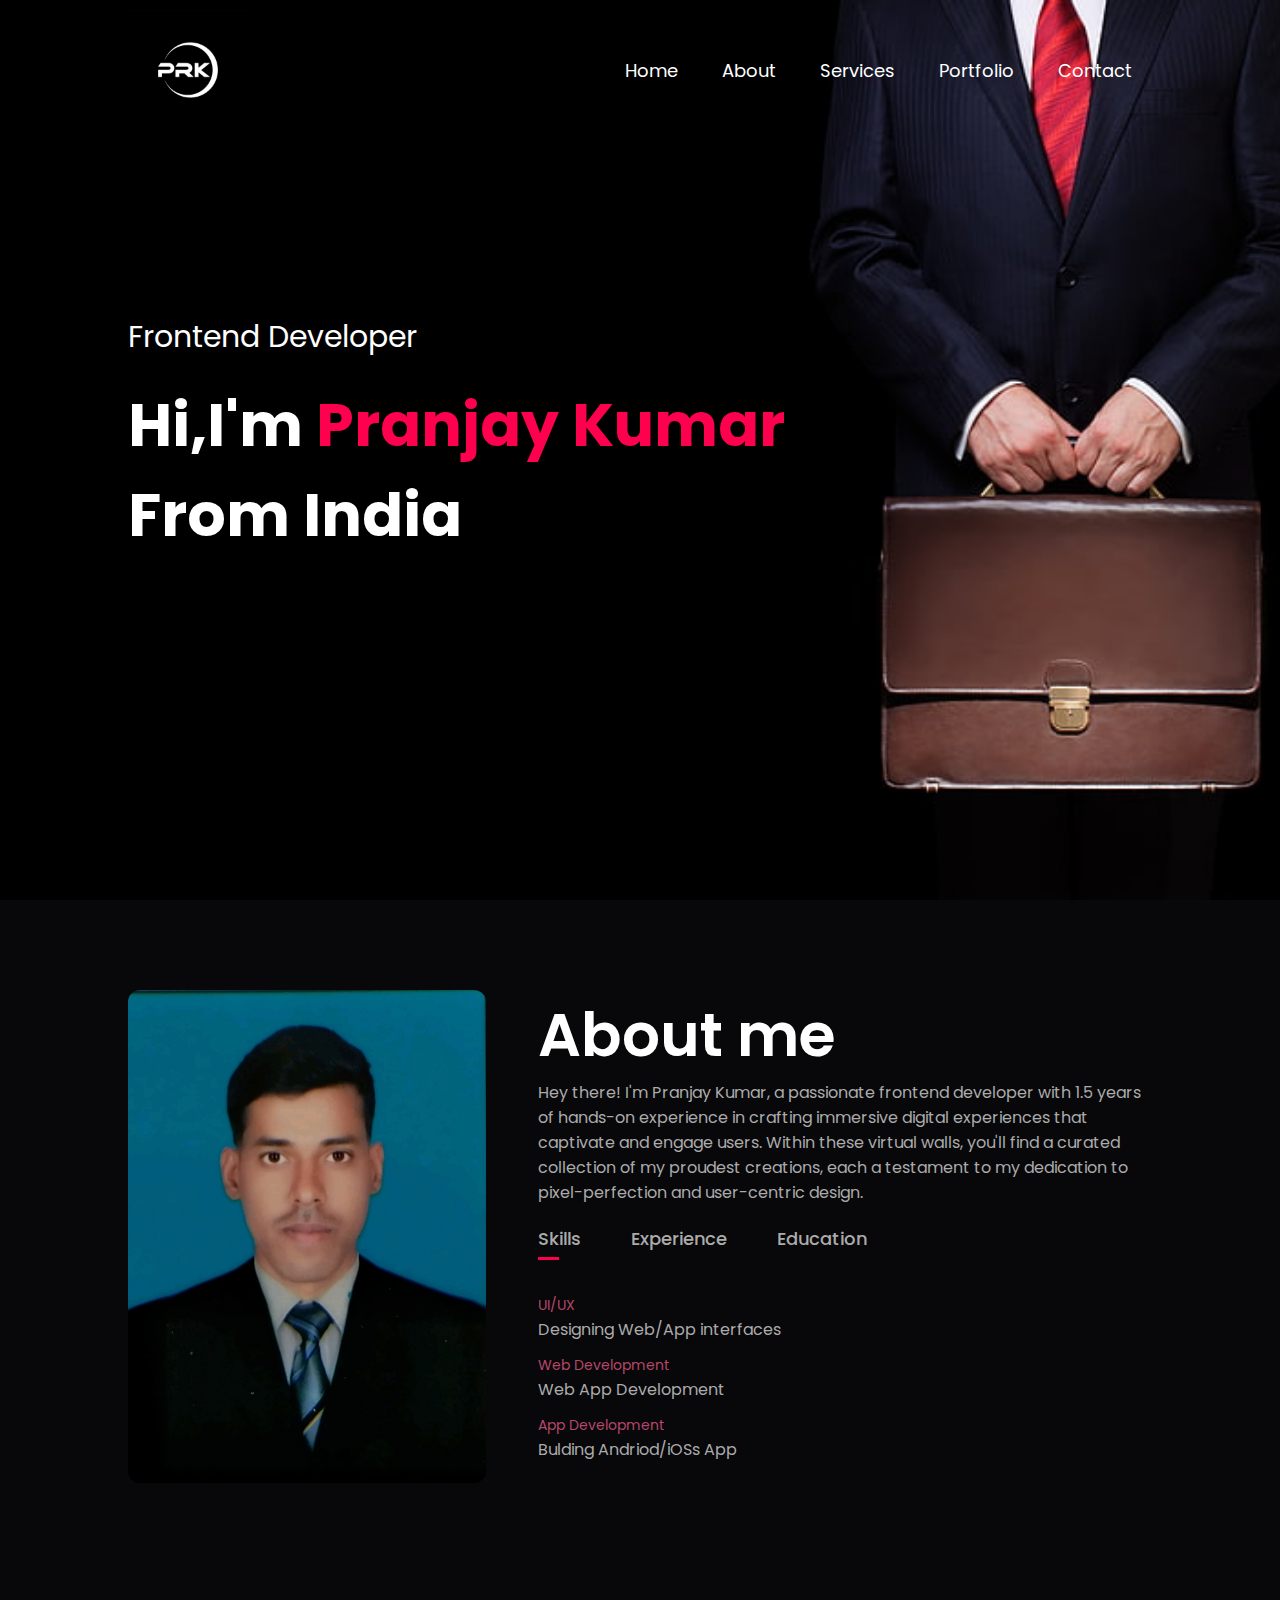
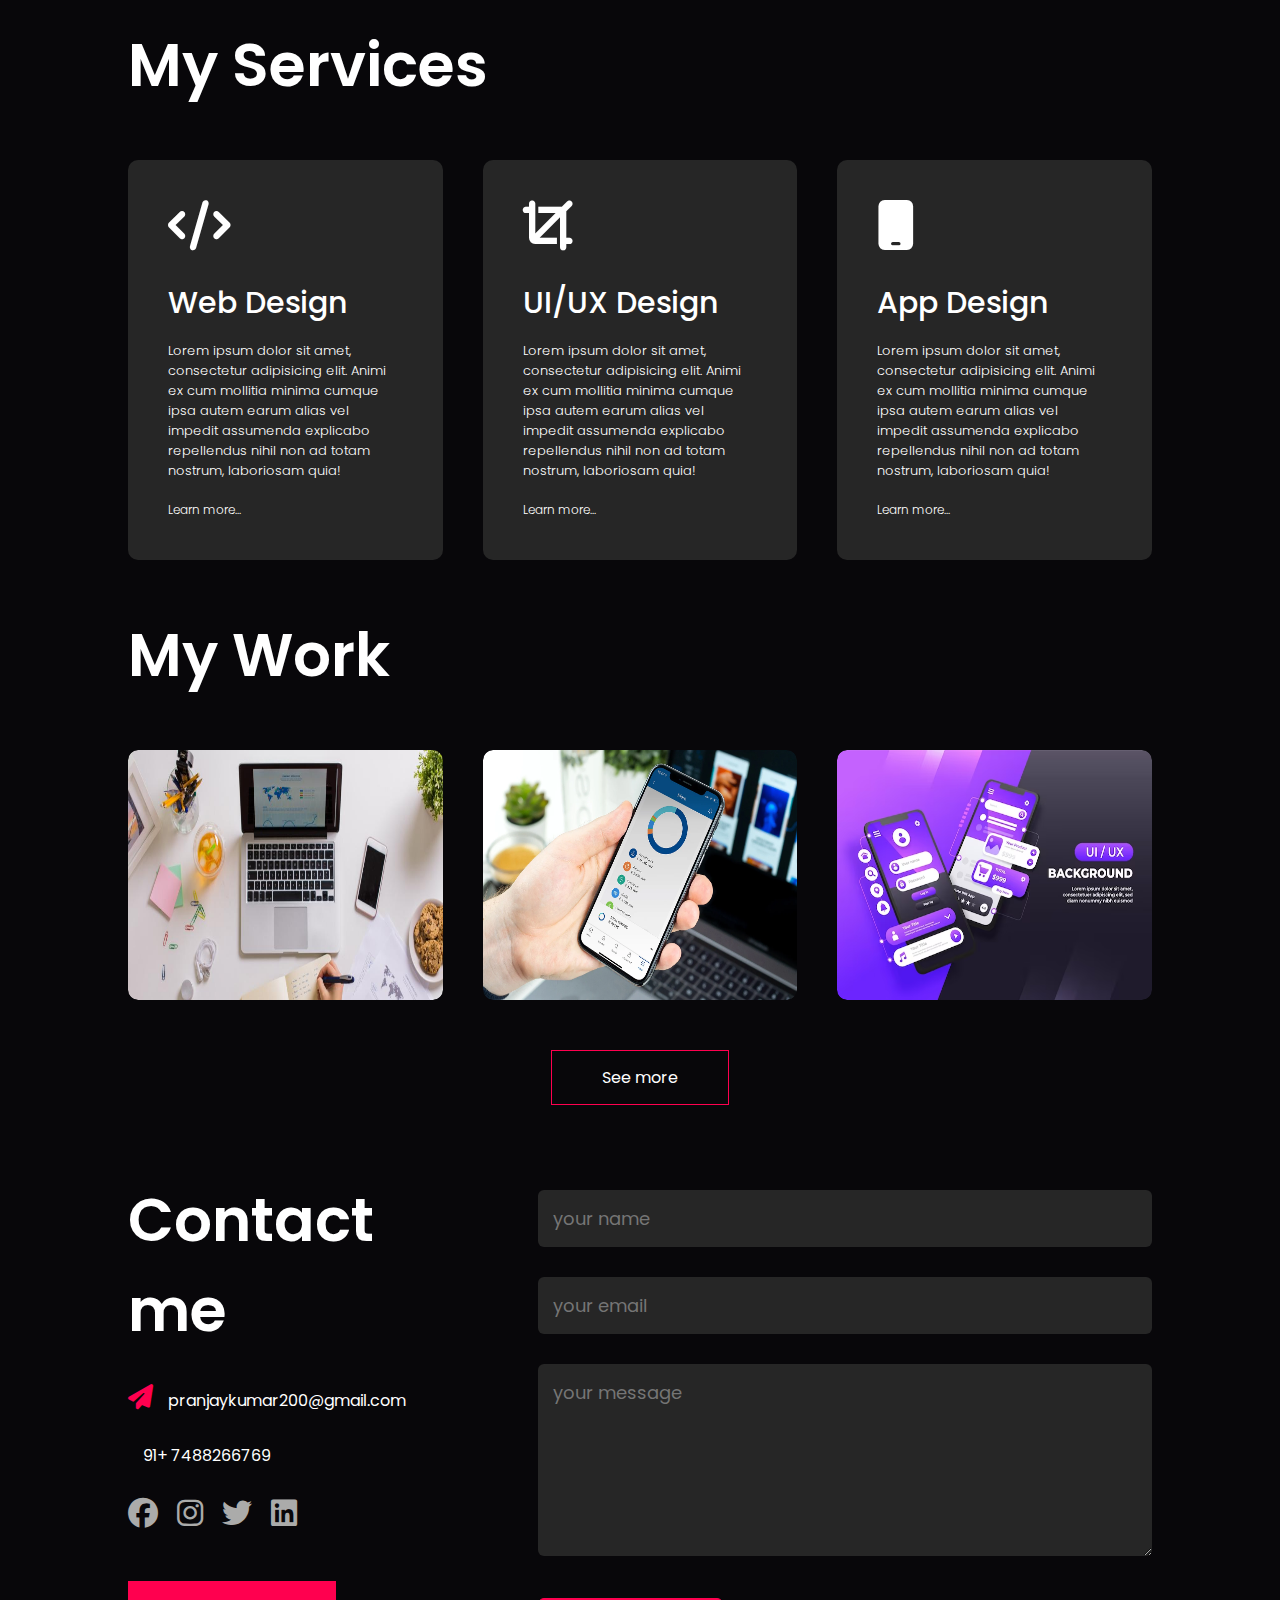
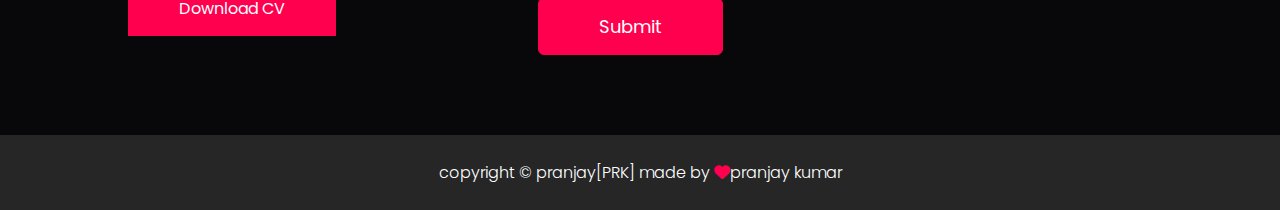
<file: my_Portfolio_Website/index.html>
<!DOCTYPE html>
<html lang="en">
<head>
    <meta charset="UTF-8">
    <meta http-equiv="X-UA-Compatible" content="IE=edge">
    <meta name="viewport" content="width=device-width, initial-scale=1.0">
    <title>My_Portfolio_Website</title>
    <link rel="stylesheet" href="style.css">
    <script src="app.js"></script>
    <link rel="stylesheet" href="https://cdnjs.cloudflare.com/ajax/libs/font-awesome/6.4.0/css/all.min.css"/>
</head>
<body>
    <div class="header" id="headerId">
        <div class="container">
            <nav>
                <img src="logo.jpg" alt="" width="65px" class="logo">
                <ul id="sidemenu">
                    <li><a href="#">Home</a></li>
                    <li><a href="#">About</a></li>
                    <li><a href="#">Services</a></li>
                    <li><a href="#">Portfolio</a></li>
                    <li><a href="#">Contact</a></li>
                    <i class="fas fa-times" onclick="closemenu()"></i>
                </ul>
                <i class="fas fa-bars" onclick="openmenu()"></i>
            </nav>
            <div class="header-text">
                <p>Frontend Developer</p>
                <h1>Hi,I'm <span>Pranjay Kumar </span><br/> From India</h1>
            </div>
        </div>
    </div>
    <!-- --------------------------About--------------------------------------- -->
    <div class="about">
        <div class="container">
            <div class="row">
                <div class="about-col-1">
                    <img src="Pranjay.png" alt="">
                </div>
                <div class="about-col-2">
                    <h1 class="sub-title">About me</h1>
                    <p>Hey there! I'm Pranjay Kumar, a passionate frontend developer with 1.5 years of hands-on experience in crafting immersive digital experiences that captivate and engage users. Within these virtual walls, you'll find a curated collection of my proudest creations, each a testament to my dedication to pixel-perfection and user-centric design.</p>
                    <div class="tab-titles">
                        <p class="tab-links active-link" onclick="openTab('skills')">Skills</p>
                        <p class="tab-links" onclick="openTab('experience')">Experience</p>
                        <p class="tab-links" onclick="openTab('education')">Education</p>
                    </div> 
                    <div class="tab-contents active-tab" id="skills">
                        <ul>
                            <li><span>UI/UX</span><br/>Designing Web/App interfaces</li>
                            <li><span>Web Development</span><br/>Web App Development</li>
                            <li><span>App Development</span><br/>Bulding Andriod/iOSs App</li>
                        </ul>
                    </div>
                    <div class="tab-contents" id="experience">
                        <ul>
                            <li><span>UI/Frontend Developer</span><br/>At PiLog India,Hyderbad.</li>
                        </ul>
                    </div>
                    <div class="tab-contents" id="education">
                        <ul>
                            <li><span>2022</span><br/>Full stack web development from Naresh IT Hyderabad</li>
                            <li><span>2016-2021</span><br/>BCA From MMHA&P University,Patna.</li>
                            <li><span>2019-2021</span><br/>MCA From KK University,Nalanda(Bihar).</li>
                        </ul>
                    </div>   
                </div>
            </div>
        </div>
    </div>
    
    <!-- ----------------------------------------services----------------------------------------- -->

    <div id="services">
        <div class="container">
            <h1 class="sub-title">My Services</h1>
            <div class="services-list">
                <div>
                    <i class="fa fa-code" aria-hidden="true"></i>
                    <h2>Web Design</h2>
                    <p>Lorem ipsum dolor sit amet, consectetur adipisicing elit.
                         Animi ex cum mollitia minima cumque ipsa autem earum alias vel impedit assumenda explicabo repellendus nihil non ad totam nostrum,
                         laboriosam quia!
                    </p>
                    <a href="#">Learn more...</a>
                </div>
                <div>
                    <i class="fa fa-crop" aria-hidden="true"></i>
                    <h2>UI/UX Design</h2>
                    <p>Lorem ipsum dolor sit amet, consectetur adipisicing elit.
                         Animi ex cum mollitia minima cumque ipsa autem earum alias vel impedit assumenda explicabo repellendus nihil non ad totam nostrum,
                         laboriosam quia!
                    </p>
                    <a href="#">Learn more...</a>
                </div>
                <div>
                    <i class="fa fa-mobile" aria-hidden="true"></i>
                    <h2>App Design</h2>
                    <p>Lorem ipsum dolor sit amet, consectetur adipisicing elit.
                         Animi ex cum mollitia minima cumque ipsa autem earum alias vel impedit assumenda explicabo repellendus nihil non ad totam nostrum,
                         laboriosam quia!
                    </p>
                    <a href="#">Learn more...</a>
                </div>
            </div>
        </div>
    </div>

<!-- ---------------------------------------Portfolio----------------------------------------------------- -->

    <div id="portfoli">
        <div class="container">
            <h1 class="sub-title">My Work</h1>
            <div class="work-list">
                <div class="work">
                    <img src="work-1.jpg" alt="">
                    <div class="layer">
                        <h3>Web App Design</h3>
                        <p>Lorem ipsum dolor, sit amet consectetur adipisicing elit. 
                        Iste dolorum nobis in sit! Cum quod molestias.</p>
                        <a href="#"><i class="fa fa-external-link" aria-hidden="true"></i></a>
                    </div>
                </div>
                <div class="work">
                    <img src="work-2.webp" alt="">
                    <div class="layer">
                        <h3>Website And Mobile App</h3>
                        <p>Lorem ipsum dolor, sit amet consectetur adipisicing elit. 
                        Iste dolorum nobis in sit! Cum quod molestias.</p>
                        <a href="#"><i class="fa fa-external-link" aria-hidden="true"></i></a>
                    </div>
                </div>
                <div class="work">
                    <img src="work-3.avif" alt="">
                    <div class="layer">
                        <h3>UI/UX Desigining</h3>
                        <p>Lorem ipsum dolor, sit amet consectetur adipisicing elit. 
                        Iste dolorum nobis in sit! Cum quod molestias.</p>
                        <a href="#"><i class="fa fa-external-link" aria-hidden="true"></i></a>
                    </div>
                </div>
            </div>
            <a href="#" class="btn">See more</a>
        </div>
    </div>

    <!-- --------------------------------------Contact------------------------------------ -->

        <div id="contact">
            <div class="container">
                <div class="row">
                    <div class="contact-left">
                        <h1 class="sub-title">Contact me</h1>
                        <p><i class="fas fa-paper-plane"></i>pranjaykumar200@gmail.com</p>
                        <p><i class="fas fa-paper-call"></i>91+ 7488266769</p>
                        <div class="social-icon">
                            <a href="#"><i class="fab fa-facebook"></i></a>
                            <a href="#"><i class="fab fa-instagram"></i></a>
                            <a href="#"><i class="fab fa-twitter"></i></a>
                            <a href="#"><i class="fab fa-linkedin"></i></a>
                        </div>
                        <a href="resume.pdf" download class="btn btn2">Download CV</a>
                    </div>
                    <div class="contact-right">
                        <form>
                            <input type="text" name="Name" placeholder="your name" required>
                            <input type="email" name="email" placeholder="your email" required>
                            <textarea name="message" placeholder="your message" rows="6"></textarea>
                            <button class="btn btn2">Submit</button>
                        </form>
                    </div>
                </div>
            </div>
            <div class="copyright">
                <p>copyright &copy; pranjay[PRK] made by <i class="fas fa-heart"></i>pranjay kumar</p>
            </div>
        </div>
    <script src="app.js"></script>
</body>
</html>
</file>
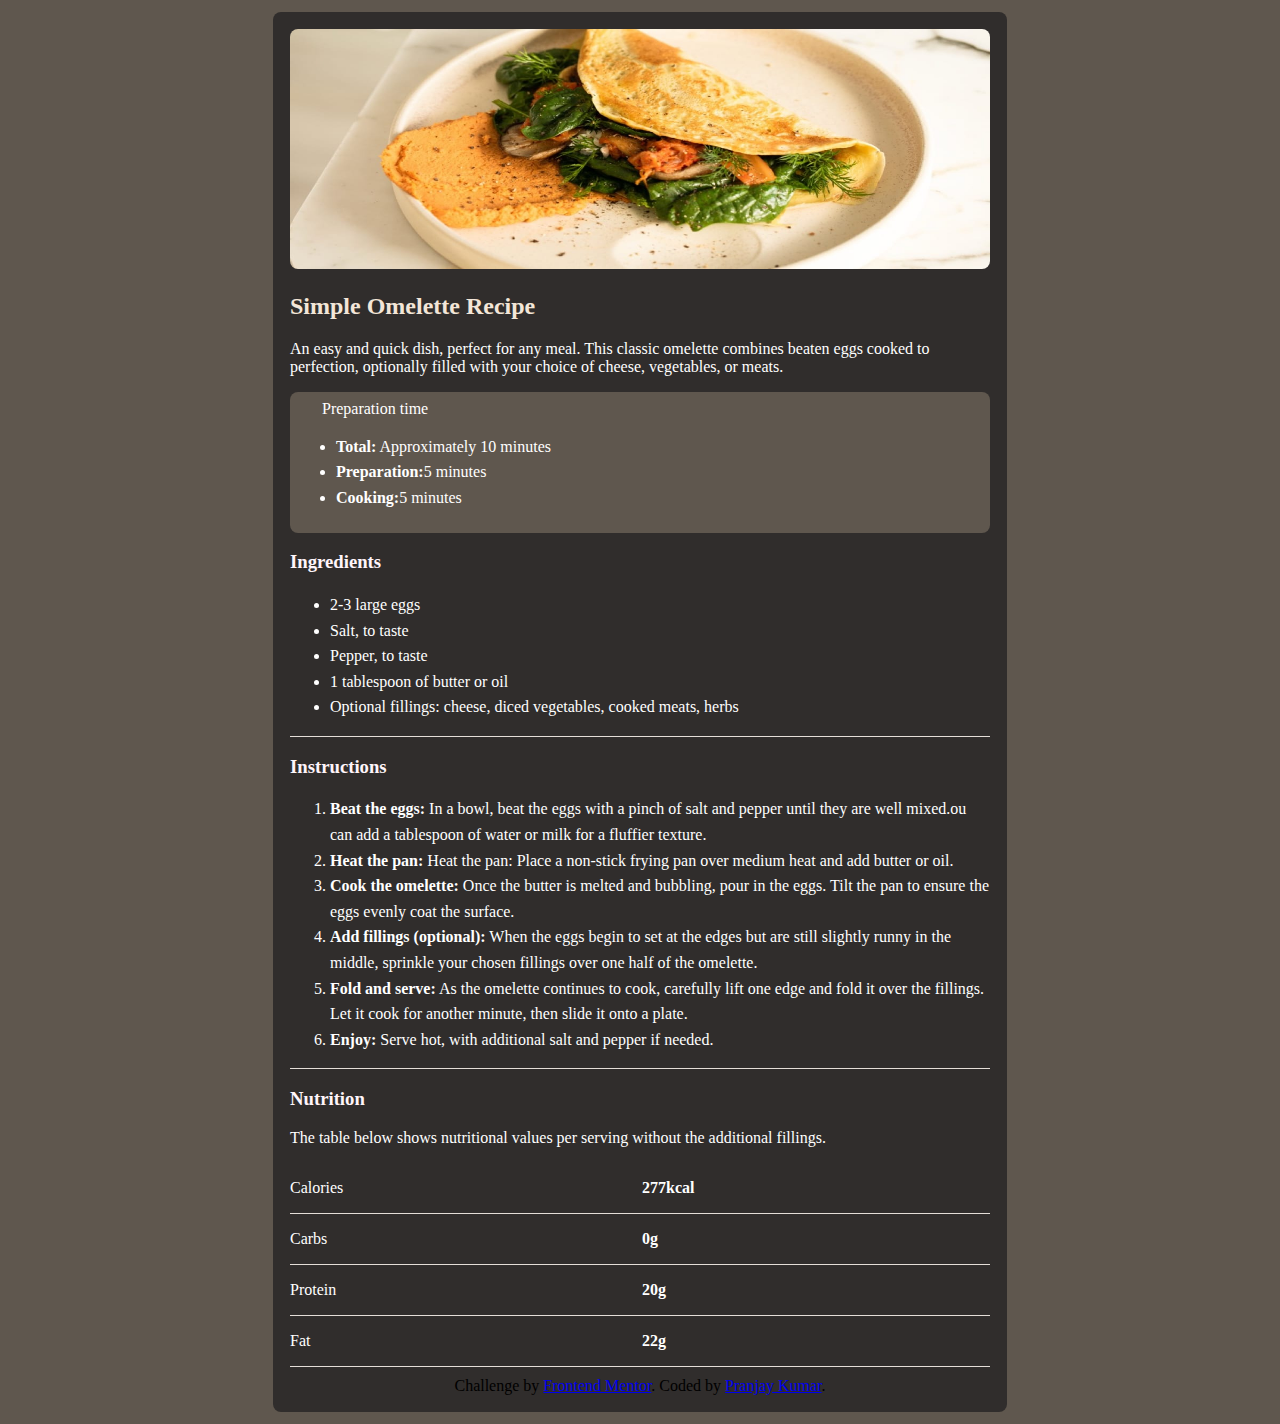
<file: recipe-page-main/index.html>
<!DOCTYPE html>
<html lang="en">
<head>
  <meta charset="UTF-8">
  <meta name="viewport" content="width=device-width, initial-scale=1.0"> <!-- displays site properly based on user's device -->

  <link rel="icon" type="image/png" sizes="32x32" href="./assets/images/favicon-32x32.png">
  
  <title>Frontend Mentor | Recipe page</title>
  <!-- <link rel="stylesheet" href="recipeStyle.css"> -->
  <link rel="stylesheet" href="../dark.css">
</head>
<body>
  <div class="recipeMainPageWrapper">
    <!-- this section is related to top image and it's heading -->
    <div class="sectionOne">
      <div class="mainImg">
        <img src="../recipe-page-main/assets/images/image-omelette.jpeg" alt="">
      </div>
      <div class="mainTitle">
        <h2>Simple Omelette Recipe</h2>
        <p class="titleDisc">An easy and quick dish, perfect for any meal. This classic omelette combines beaten eggs cooked 
          to perfection, optionally filled with your choice of cheese, vegetables, or meats.</p>
      </div>
    </div>
    <!-- this section is related to prepration time  -->
    <div class="sectionTwo">
      <div class="secTwoTitle">Preparation time</div>
      <ul>
        <li><span>Total:</span> Approximately 10 minutes</li>
        <li><span>Preparation:</span>5 minutes</li>
        <li><span>Cooking:</span>5 minutes</li>
      </ul>
    </div>
    <!-- this section is for ingredients -->
    <div class="sectionThree">
      <h3>Ingredients</h3>
      <ul>
        <li>2-3 large eggs</li>
        <li>Salt, to taste</li>
        <li>Pepper, to taste</li>
        <li>1 tablespoon of butter or oil</li>
        <li>Optional fillings: cheese, diced vegetables, cooked meats, herbs</li>
      </ul>
    </div>
    <!-- =====================instructions============================= -->
    <div class="sectionFour">
      <h3>Instructions</h3>
      <ol>
        <li><span>Beat the eggs:</span> In a bowl, beat the eggs with a pinch of salt and pepper until they are well mixed.ou can add a tablespoon of water or milk for a fluffier texture.</li>
        <li><span>Heat the pan:</span> Heat the pan: Place a non-stick frying pan over medium heat and add butter or oil.</li>
        <li><span>Cook the omelette:</span> Once the butter is melted and bubbling, pour in the eggs. Tilt the pan to ensure 
          the eggs evenly coat the surface.
        </li>
        <li><span>Add fillings (optional):</span> When the eggs begin to set at the edges but are still slightly runny in the 
          middle, sprinkle your chosen fillings over one half of the omelette.
        </li>
        <li><span>Fold and serve:</span> As the omelette continues to cook, carefully lift one edge and fold it over the 
          fillings. Let it cook for another minute, then slide it onto a plate.</li>
        <li><span>Enjoy:</span> Serve hot, with additional salt and pepper if needed.</li>
      </ol>
    </div>
    <!-- =================================nutriations================== -->
    <div class="sectionFive">
      <h3>Nutrition</h3>
      <p>The table below shows nutritional values per serving without the additional fillings.</p>
      <div class="nutriTable">
        <div><p>Calories</p><span>277kcal</span></div>
        <div><p>Carbs</p><span>0g</span></div>
        <div><p>Protein</p><span>20g</span></div>
        <div><p>Fat</p><span>22g</span></div>
      </div>
    </div>
    <div class="attribution" style="text-align: center; margin-top: 10px;">
      Challenge by <a href="https://www.frontendmentor.io?ref=challenge" target="_blank">Frontend Mentor</a>. 
      Coded by <a href="#">Pranjay Kumar</a>.
    </div>
  </div>
</body>
</html>
</file>
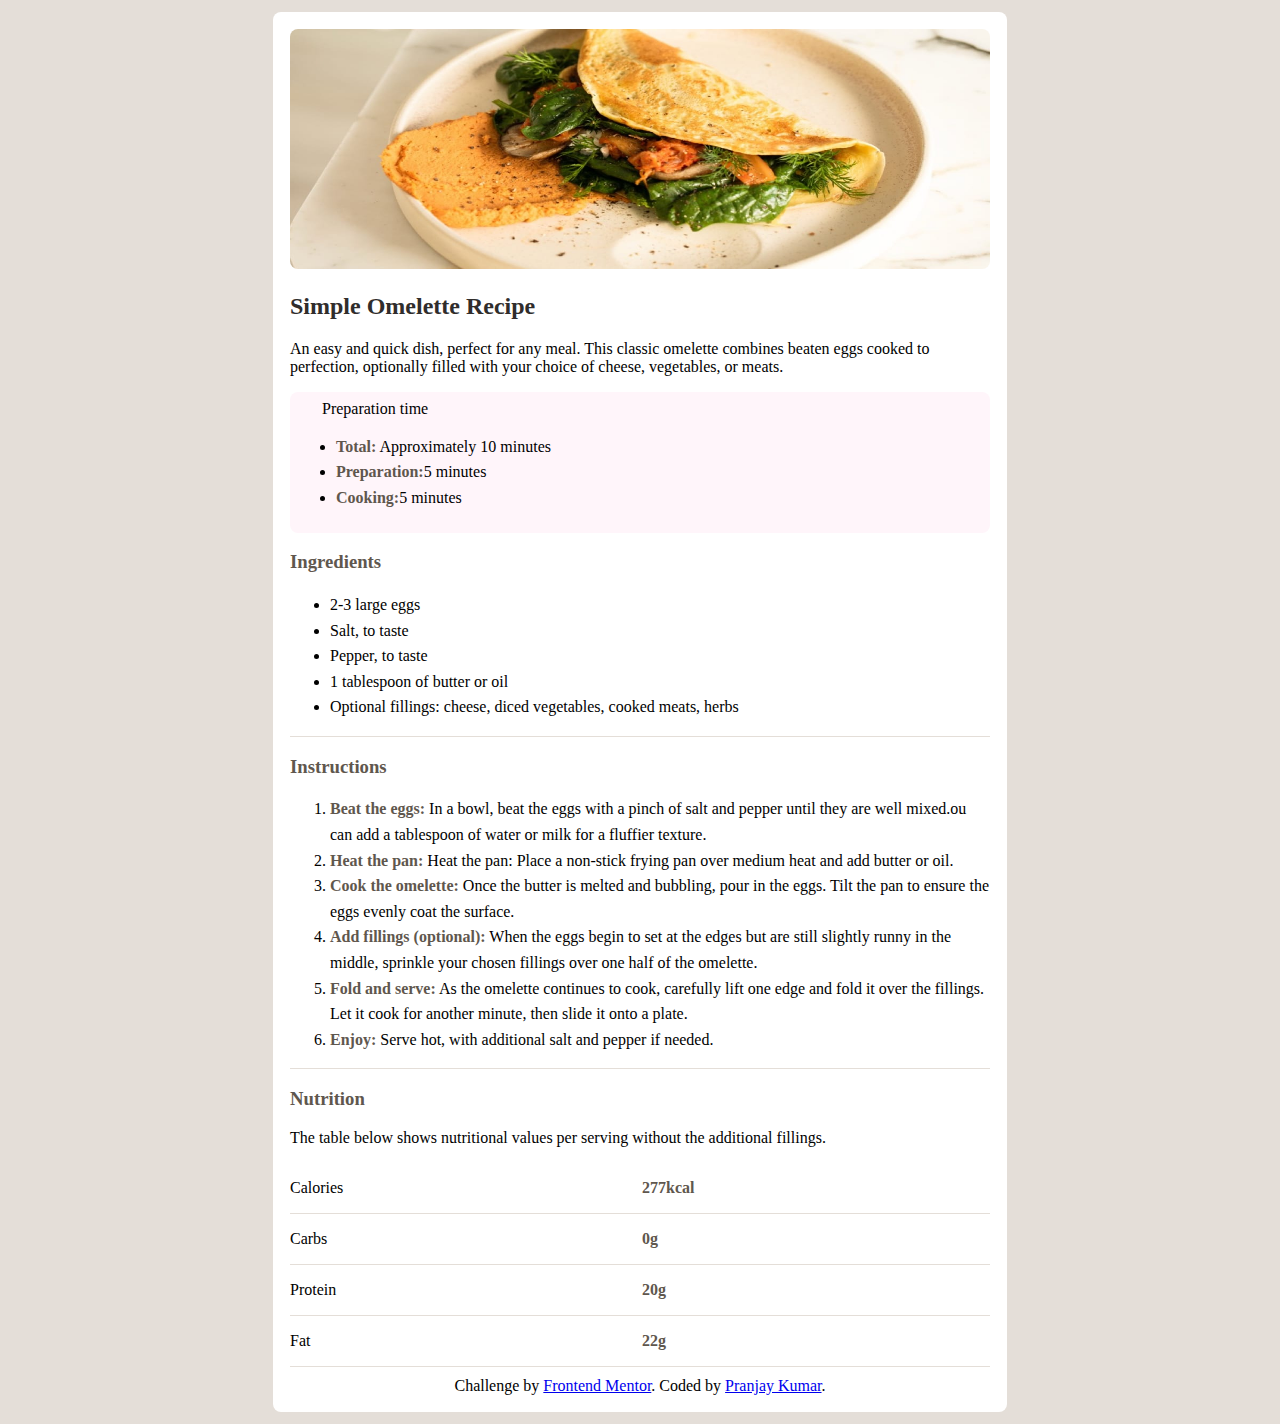
<file: recipe-page-main/recipe-page-main/index.html>
<!DOCTYPE html>
<html lang="en">
<head>
  <meta charset="UTF-8">
  <meta name="viewport" content="width=device-width, initial-scale=1.0"> <!-- displays site properly based on user's device -->

  <link rel="icon" type="image/png" sizes="32x32" href="./assets/images/favicon-32x32.png">
  
  <title>Frontend Mentor | Recipe page</title>
  <link rel="stylesheet" href="recipeStyle.css">
</head>
<body>
  <div class="recipeMainPageWrapper">
    <!-- this section is related to top image and it's heading -->
    <div class="sectionOne">
      <div class="mainImg">
        <img src="../recipe-page-main/assets/images/image-omelette.jpeg" alt="">
      </div>
      <div class="mainTitle">
        <h2>Simple Omelette Recipe</h2>
        <p class="titleDisc">An easy and quick dish, perfect for any meal. This classic omelette combines beaten eggs cooked 
          to perfection, optionally filled with your choice of cheese, vegetables, or meats.</p>
      </div>
    </div>
    <!-- this section is related to prepration time  -->
    <div class="sectionTwo">
      <div class="secTwoTitle">Preparation time</div>
      <ul>
        <li><span>Total:</span> Approximately 10 minutes</li>
        <li><span>Preparation:</span>5 minutes</li>
        <li><span>Cooking:</span>5 minutes</li>
      </ul>
    </div>
    <!-- this section is for ingredients -->
    <div class="sectionThree">
      <h3>Ingredients</h3>
      <ul>
        <li>2-3 large eggs</li>
        <li>Salt, to taste</li>
        <li>Pepper, to taste</li>
        <li>1 tablespoon of butter or oil</li>
        <li>Optional fillings: cheese, diced vegetables, cooked meats, herbs</li>
      </ul>
    </div>
    <!-- =====================instructions============================= -->
    <div class="sectionFour">
      <h3>Instructions</h3>
      <ol>
        <li><span>Beat the eggs:</span> In a bowl, beat the eggs with a pinch of salt and pepper until they are well mixed.ou can add a tablespoon of water or milk for a fluffier texture.</li>
        <li><span>Heat the pan:</span> Heat the pan: Place a non-stick frying pan over medium heat and add butter or oil.</li>
        <li><span>Cook the omelette:</span> Once the butter is melted and bubbling, pour in the eggs. Tilt the pan to ensure 
          the eggs evenly coat the surface.
        </li>
        <li><span>Add fillings (optional):</span> When the eggs begin to set at the edges but are still slightly runny in the 
          middle, sprinkle your chosen fillings over one half of the omelette.
        </li>
        <li><span>Fold and serve:</span> As the omelette continues to cook, carefully lift one edge and fold it over the 
          fillings. Let it cook for another minute, then slide it onto a plate.</li>
        <li><span>Enjoy:</span> Serve hot, with additional salt and pepper if needed.</li>
      </ol>
    </div>
    <!-- =================================nutriations================== -->
    <div class="sectionFive">
      <h3>Nutrition</h3>
      <p>The table below shows nutritional values per serving without the additional fillings.</p>
      <div class="nutriTable">
        <div><p>Calories</p><span>277kcal</span></div>
        <div><p>Carbs</p><span>0g</span></div>
        <div><p>Protein</p><span>20g</span></div>
        <div><p>Fat</p><span>22g</span></div>
      </div>
    </div>
    <div class="attribution" style="text-align: center; margin-top: 10px;">
      Challenge by <a href="https://www.frontendmentor.io?ref=challenge" target="_blank">Frontend Mentor</a>. 
      Coded by <a href="#">Pranjay Kumar</a>.
    </div>
  </div>
</body>
</html>
</file>
<file: my_Portfolio_Website/style.css>
@import url('https://fonts.googleapis.com/css2?family=Nunito+Sans:wght@500&family=Poppins:wght@300&display=swap');

*{
    padding: 0;
    margin: 0;
    font-family: 'Poppins', sans-serif;
    box-sizing: border-box;
}
html{
    scroll-behavior: smooth;
}
body{
    background-color: #08070a;
    color: #fff;
}
.header{
    width: 100%;
    height: 100vh;
    background-size: cover;
    background-position: center;
    background-image: url(bgImage.jpg);
}
.container{
    padding: 10px 10%;
}
.container nav{
    display: flex;
    flex-direction: row;
    align-items: center;
    flex-wrap: wrap;
    justify-content: space-between;
}
.logo{
    width: 120px;
}
nav ul li{
    display: inline-block;
    list-style: none;
    margin: 10px 20px;
}
nav ul li a{
    color: #fff;
    text-decoration: none;
    font-size: 18px;
    position: relative;
}
nav ul li a::after{
    content:"" ;
    width: 0;
    height: 3px;
    background: #ff004f;
    position: absolute;
    left: 0;
    bottom: -6px;
    transition: 0.5s;
}
nav ul li a:hover::after{
    width: 100%;
}
.header-text{
    font-size: 30px;
    margin-top: 18%;
}
.header-text h1{
    font-size: 60px;
    margin-top: 20px;
}
.header-text h1 span{
    color: #ff004f;
}
/* -------------------------------About--------------------------------------- */
.about{
    padding: 80px 0px;
    color: #ababaa;
}
.row{
    display: flex;
    justify-content: space-between;
    flex-wrap: wrap;
}
.about-col-1{
    flex-basis: 35%;
}
.about-col-1 img{
    width: 100%;
    border-radius: 12px;
}
.about-col-2{
    flex-basis: 60%;
}
.sub-title{
    font-size: 60px;
    font-weight: 600;
    color: #fff;
}
.tab-titles{
    display: flex;
    margin: 20px 0 40px;
}
.tab-links{
    margin-right: 50px;
    font-size: 18px;
    font-weight: 500;
    cursor: pointer;
    position: relative;
}
.tab-links::after{
    content: "";
    width: 0;
    height: 3px;
    background: #ff004f;
    position: absolute;
    left: 0;
    bottom: -8px;
    transition: 0.5s;
}
/* .tab-links:hover::after{
    width: 100%;
} */
.tab-links.active-link::after{
    width: 50%;
}
.tab-contents ul li{
    list-style: none;
    margin: 10px 0;
}
.tab-contents ul li span{
    color: #b54769;
    font-size: 14px;
}
.tab-contents{
    display: none;
}
.tab-contents.active-tab{
    display: block;
}

/*-----------------------------------------------Services------------------------------------------------*/


#services{
    padding: 30px 0;
}
.services-list{
    display: grid;
    grid-template-columns:repeat(auto-fit,minmax(250px,1fr));
    grid-gap: 40px;
    margin-top: 50px;
}
.services-list div{
    background-color: #262626;
    padding: 40px;
    font-size: 13px;
    font-weight: 300;
    border-radius: 10px;
    transition: background 0.5s , transform 0.5s;
}
.services-list div i{
    font-size: 50px;
    margin-bottom: 30px;

}
.services-list div h2{
    font-size: 30px;
    font-weight: 500;
    margin-bottom: 15px;
}
.services-list div a{
    text-decoration: none;
    color: #fff;
    font-size: 12px;
    margin-top: 20px;
    display: inline-block;
}
.services-list div:hover{
    background-color: #ff004f;
    transform: translateY(-10px);

}

/*----------------------------Portfolio------------------------------------------*/

#portfolio{
    padding: 50px 0;
}
.work-list{
    display: grid;
    grid-template-columns:repeat(auto-fit,minmax(250px,1fr));
    grid-gap: 40px;
    margin-top: 50px;
}
.work{
    border-radius: 10px;
    position: relative;
    overflow: hidden;
}
.work img{
    width: 100%;
    height: 250px;
    border-radius: 10px;
    display: block;
    transition: transform 0.5s;
}
.layer{
    width: 100%;
    height: 0;
    background-image: linear-gradient(rgba(0,0,0,0.6),#ff004f);
    border-radius: 10px;
    position: absolute;
    left: 0;
    bottom: 0;
    overflow: hidden;
    display: flex;
    flex-direction: column;
    align-items: center;
    text-align: center;
    justify-content: center;
    padding: 0 40px;
    font-size: 14px;
    transition: height 0.5s;
}
.layer h3{
    font-weight: 500;
    margin-bottom: 20px;
}
.layer a{
    margin-top: 20px;
    color: #ff004f;
    text-decoration: none;
    font-size: 18px;
    line-height: 60px;
    background-color: #fff;
    width: 60px;
    height: 60px;
    border-radius: 50%;
    text-align: center;
}
.work:hover img{
    transform: scale(1.1);
}
.work:hover .layer{
    height: 100%;
}
.btn{
    display: block;
    margin: 50px auto;
    width: fit-content;
    border: 1px solid #ff004f;
    padding: 14px 50px;
    text-decoration: none;
    text-align: center;
    color: #fff;
    transition: background 0.5s;
}
.btn:hover{
    background-color: #ff004f;
}

/*-----------------------------------------Contact---------------------------------------*/

.contact-left{
    flex-basis: 35%;
}
.contact-right{
    flex-basis: 60%;
}
.contact-left p{
    margin-top: 30px;
}
.contact-left i{
    color: #ff004f;
    font-size: 25px;
    margin-right: 15px;
}
.social-icon{
    margin-top: 30px;
}
.social-icon a i{ 
    text-decoration: none;
    font-size: 30px;
    margin-right: 15px;
    color: #ababaa;
    display: inline-block;
    transition: transform 0.5s;
}
.social-icon a i:hover{
    color: #ff004f;
    transform: translateY(-5px);
}
.btn.btn2{
    display: inline-block;
    background: #ff004f;
}
.contact-righ form{
    width: 100%;
}
.contact-right form input , textarea{
    width: 100%;
    border: 0;
    outline: none;
    padding: 15px;
    margin: 15px 0;
    color: #fff;
    font-size: 18px;
    background: #262626;
    border-radius: 6px;
}
.contact-right form .btn2{
    padding: 14px 60px;
    border-radius: 6px;
    cursor: pointer;
    font-size: 18px;
    margin-top: 20px;
}
.copyright{
    width: 100%;
    text-align: center;
    padding: 25px 0;
    background: #262626;
    margin-top: 20px;
    font-weight: 300;
}
.copyright i{
    color: #ff004f;
}

/*---------------------------------------mediaqueary-------------------------------*/
nav .fas{
    display: none;
}

@media only screen and (max-width:600px){
    .header-text{
        margin-top: 100%;
        font-size: 16px;
    }
    .header-text h1{
        font-size: 30px;
    }
    nav .fas{
        display: block;
        font-size: 25px;
    }
    nav ul{
        position: fixed;
        top: 0;
        right:-200px;
        background-color: #ff004f;
        width: 200px;
        height: 100vh;
        padding-top: 50px;
        z-index: 2;
    }
    nav ul li{
        display: block;
        margin: 25px;
    }
    nav .fas{
        position: absolute;
        top: 25px;
        right: 25px;
        cursor: pointer;
    }
    .sub-title{
        font-size: 40px;
    }
    .about-col-1 , .about-col-2{
        flex-basis: 100%;
    }
    .about-col-1{
        margin-bottom: 30px;
    }
    .about-col-2{
        font-size: 14px;
    }
    .tab-links{
        font-size: 16px;
        margin-right: 20px;
    }
    .contact-left , .contact-righ{
        flex-basis: 100%;
    }

}
</file>
<file: recipe-page-main/recipeStyle.css>
body{
    background-color:hsl(30, 18%, 87%);
    padding: 0;
    margin: 0;
}

.recipeMainPageWrapper{
    background-color: hsl(0, 0%, 100%);
    margin: 12px auto;
    width: 700px;
    display: flex;
    flex-direction: column;
    padding: 16px;
    border:1px solid transparent;
    border-radius: 8px;
    font-family: 'Young Serif', serif;
    /* font-family: 'Outfit', sans-serif; */
}
.recipeMainPageWrapper .mainImg img{
    width: 100%;
    height: 240px;
    border-radius: 8px;

}
.recipeMainPageWrapper p , .recipeMainPageWrapper li{
    font-size: 16px;
    font-weight: 400;
    /* font-family: 'Outfit', sans-serif; */
    font-family: 'Young Serif', serif;
    
}
.recipeMainPageWrapper .sectionTwo{
    background-color: hsl(330, 100%, 98%);
    border-radius: 8px;
    padding: 6px;
}
.recipeMainPageWrapper .secTwoTitle{
    margin: 2px 26px;
}
h2{
    color: hsl(24, 5%, 18%);
}
h3,h4,h5,h6{
    color: hsl(30, 10%, 34%);
}
span{
    color: hsl(30, 10%, 34%);
    font-weight: 600;
}
li{
    line-height: 1.6;
}
.nutriTable > div{
    display: grid;
    grid-template-columns: repeat(2, 1fr);
    grid-gap: 4px;
    align-items: center;
    border-bottom: 1px solid hsl(30, 18%, 87%);
}
.sectionThree , .sectionFour{
    border-bottom: 1px solid hsl(30, 18%, 87%);
}
</file>
<file: dark.css>
body{
    padding: 0;
    margin: 0;
    background-color:hsl(30, 10%, 34%); 
}


.recipeMainPageWrapper{
    background-color: hsl(24, 5%, 18%);
    margin: 12px auto;
    width: 700px;
    display: flex;
    flex-direction: column;
    padding: 16px;
    border:1px solid transparent;
    border-radius: 8px;
    font-family: 'Young Serif', serif;
    /* font-family: 'Outfit', sans-serif; */
}
.recipeMainPageWrapper .mainImg img{
    width: 100%;
    height: 240px;
    border-radius: 8px;

}
.recipeMainPageWrapper p , .recipeMainPageWrapper li{
    font-size: 16px;
    font-weight: 400;
    /* font-family: 'Outfit', sans-serif; */
    font-family: 'Young Serif', serif;
    color: hsl(0, 0%, 100%);
    
}
.recipeMainPageWrapper .sectionTwo{
    background-color: hsl(30, 10%, 34%);
    border-radius: 8px;
    padding: 6px;
}
.recipeMainPageWrapper .sectionTwo .secTwoTitle{
    color:hsl(0, 0%, 100%);
}
.recipeMainPageWrapper .secTwoTitle{
    margin: 2px 26px;
}
h2{
    color: hsl(30, 54%, 90%);
}
h3,h4,h5,h6{
    color: hsl(330, 100%, 98%);
}
span{
    color: hsl(0, 0%, 100%);
    font-weight: 600;
}
li{
    line-height: 1.6;
}
.nutriTable > div{
    display: grid;
    grid-template-columns: repeat(2, 1fr);
    grid-gap: 4px;
    align-items: center;
    border-bottom: 1px solid hsl(30, 18%, 87%);
}
.sectionThree , .sectionFour{
    border-bottom: 1px solid hsl(30, 18%, 87%);
}
</file>
<file: recipe-page-main/recipe-page-main/recipeStyle.css>
body{
    background-color:hsl(30, 18%, 87%);
    padding: 0;
    margin: 0;
}

.recipeMainPageWrapper{
    background-color: hsl(0, 0%, 100%);
    margin: 12px auto;
    width: 700px;
    display: flex;
    flex-direction: column;
    padding: 16px;
    border:1px solid transparent;
    border-radius: 8px;
    font-family: 'Young Serif', serif;
    /* font-family: 'Outfit', sans-serif; */
}
.recipeMainPageWrapper .mainImg img{
    width: 100%;
    height: 240px;
    border-radius: 8px;

}
.recipeMainPageWrapper p , .recipeMainPageWrapper li{
    font-size: 16px;
    font-weight: 400;
    /* font-family: 'Outfit', sans-serif; */
    font-family: 'Young Serif', serif;
    
}
.recipeMainPageWrapper .sectionTwo{
    background-color: hsl(330, 100%, 98%);
    border-radius: 8px;
    padding: 6px;
}
.recipeMainPageWrapper .secTwoTitle{
    margin: 2px 26px;
}
h2{
    color: hsl(24, 5%, 18%);
}
h3,h4,h5,h6{
    color: hsl(30, 10%, 34%);
}
span{
    color: hsl(30, 10%, 34%);
    font-weight: 600;
}
li{
    line-height: 1.6;
}
.nutriTable > div{
    display: grid;
    grid-template-columns: repeat(2, 1fr);
    grid-gap: 4px;
    align-items: center;
    border-bottom: 1px solid hsl(30, 18%, 87%);
}
.sectionThree , .sectionFour{
    border-bottom: 1px solid hsl(30, 18%, 87%);
}
</file>
